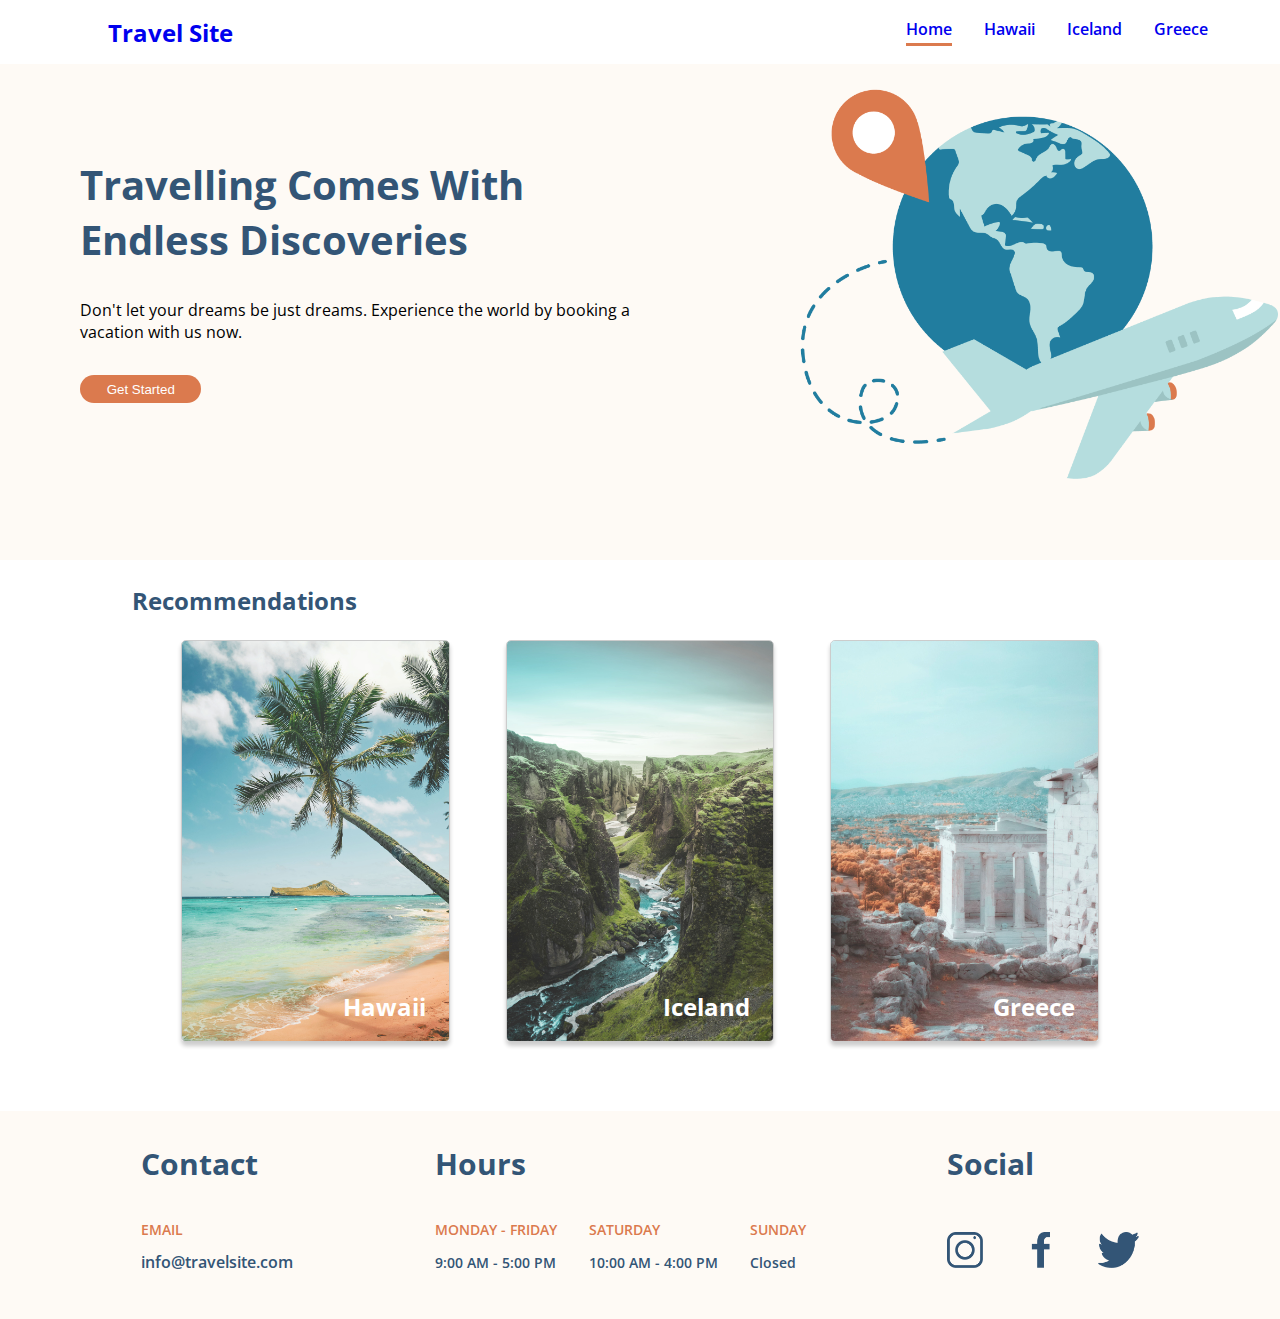
<file: index.html>
<!DOCTYPE html>
<html lang="en">
<head>
    <meta charset="UTF-8">
    <meta name="viewport" content="width=device-width, initial-scale=1.0">
    <title>Home</title>
    <link href="https://fonts.googleapis.com/css2?family=Open+Sans:ital,wght@0,300;0,400;0,600;0,700;1,400&display=swap" rel="stylesheet">
    <link rel="stylesheet" href="./css/global.css">
    <link rel="stylesheet" href="./css/main.css">
</head>
<body>
    <header class="nav">
        <h2 class="nav__title">
            <a class="nav__title-link" href="./index.html">Travel Site</a></h2>
        <li class="nav__list">
            <ul class="nav__list-1">
                <a class="nav__list-home" href="./index.html" >Home</a>
            </ul>
            <ul class="nav__list-2">
                <a class="nav__list-hawaii" href="./pages/hawaii.html" >Hawaii</a>
            </ul>
            <ul class="nav__list-3">
                <a class="nav__list-iceland" href="./pages/iceland.html" >Iceland</a>
            </ul>
            <ul class="nav__list-4">
                <a class="nav__list-greece" href="./pages/greece.html" >Greece</a>
            </ul>
        </li>
    </header>
    <section class="hero">
        <div class="hero-text">
            <h1 class="hero__title">Travelling Comes With Endless Discoveries</h1>
            <p class="hero__description">Don't let your dreams be just dreams. Experience the world by booking a vacation with us now.</p>
            <button type="hero__button">Get Started</button>
        </div>
        <img class="hero__img" src="./assets/images/hero.png">
    </section>
    <section class="destinations">
        <h3 class="destinations__title">Recommendations</h3>
        <div class="destinations-group">
            <a href="./pages/hawaii.html">
                <article class="destinations__card">
                    <img class="destinations__card-img" src="./assets/images/hawaii.jpg">
                    <h4 class="destinations__card-name">Hawaii</h4>
                </article>
            </a>
            <a href="./pages/iceland.html">
                <article class="destinations__card">
                    <img class="destinations__card-img" src="./assets/images/iceland.jpg">
                    <h4 class="destinations__card-name">Iceland</h4>
                </article>
            </a>
            <a href="./pages/greece.html">
                <article class="destinations__card">
                    <img class="destinations__card-img" src="./assets/images/greece.jpg">
                    <h4 class="destinations__card-name">Greece</h4>
                </article>
            </a>
        </div>
    </article>
    </section>
    <footer class="footer">
        <div class="footer-contact">
            <h5 class="footer-contact__header">Contact</h5>
            <p class="footer-contact__title">EMAIL</p>
            <p class="footer-contact__email">info@travelsite.com</p>
        </div>
        <div class="footer-hours">
            <h5 class="footer-hours__header">Hours</h5>
            <section class="footer-hours-information">
                <div class="footer-hours__weekday">
                    <p class="footer-hours__weekday-title">MONDAY - FRIDAY</p>
                    <p class="footer-hours__weekday-times">9:00 AM - 5:00 PM</p>
                </div>
                <div class="footer-hours__saturday">
                    <p class="footer-hours__saturday-title">SATURDAY</p>
                    <p class="footer-hours__saturday-times">10:00 AM - 4:00 PM</p>
                </div>
                <div class="footer-hours__sunday">
                    <p class="footer-hours__sunday-title">SUNDAY</p>
                    <p class="footer-hours__sunday-times">Closed</p>
                </div>
            </section>
        </div>
        <div class="footer-social">
            <h5 class="footer-social__header">Social</h5>
            <ul class="footer-social__list">
                <li>
                    <img class="footer-social__list-img" src="./assets/images/icon-instagram.png">
                </li>
                <li class="footer-social__list-img">
                    <img class="footer-social__list-img" src="./assets/images/icon-facebook.png"
                </li>
                <li>
                    <img class="footer-social__list-img" src="./assets/images/icon-twitter.png">
                </li>
            </ul>
        </div>
    </footer>
</body>
</html>
</file>
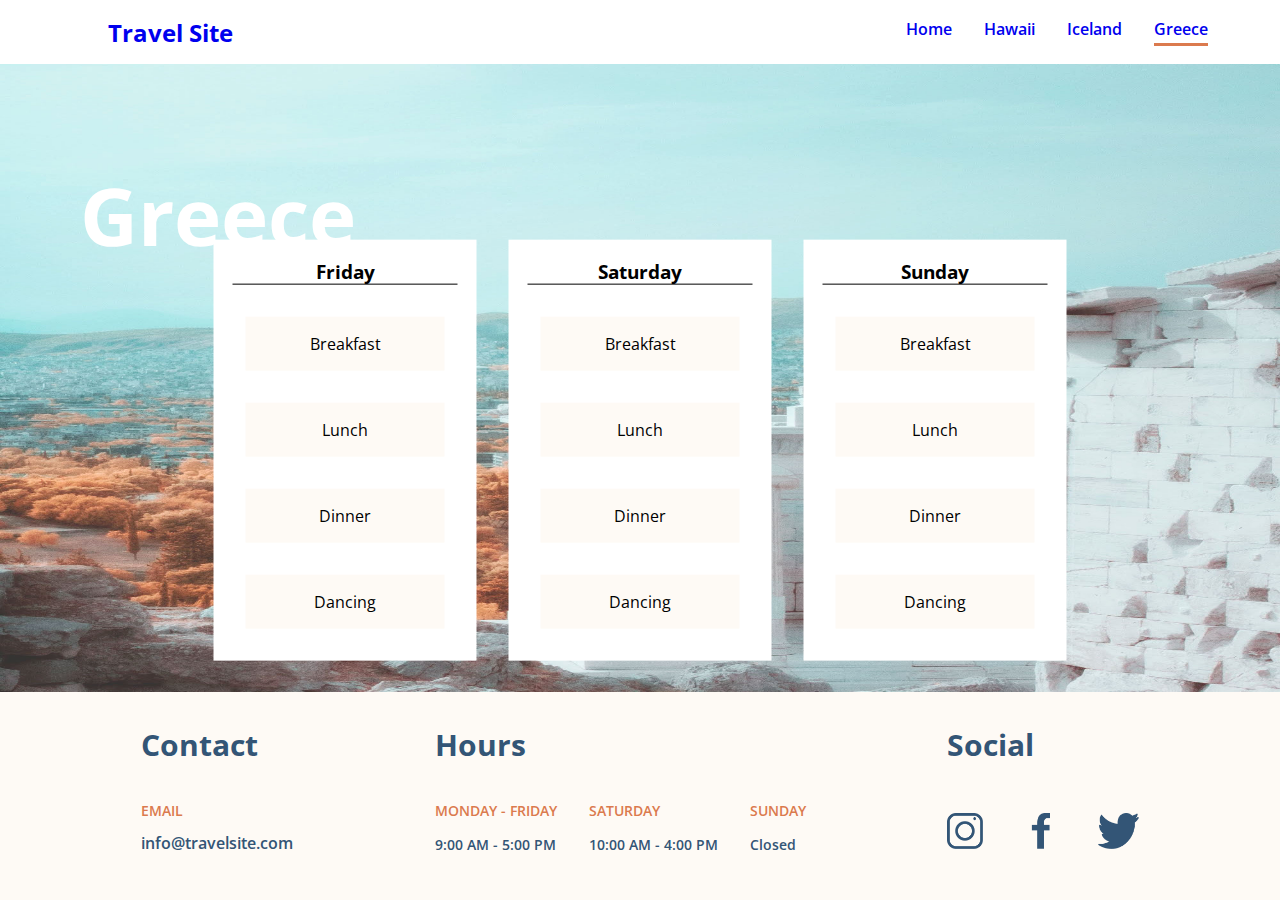
<file: pages/greece.html>
<!DOCTYPE html>
<html lang="en">
<head>
    <meta charset="UTF-8">
    <meta name="viewport" content="width=device-width, initial-scale=1.0">
    <link href="https://fonts.googleapis.com/css2?family=Open+Sans:ital,wght@0,300;0,400;0,600;0,700;1,400&display=swap" rel="stylesheet">
    <link rel="stylesheet" href="../css/global.css">
    <link rel="stylesheet" href="../css/destinations.css">
    <title>Greece</title>
</head>
<body>
    <img class="background" src="../assets/images/greece.jpg">
    <header class="nav">
        <h2 class="nav__title">
            <a class="nav__title-link" href="../index.html">Travel Site</a></h2>
        <li class="nav__list">
            <ul class="nav__list-1">
                <a class="nav__list-home" href="../index.html" >Home</a>
            </ul>
            <ul class="nav__list-2">
                <a class="nav__list-hawaii" href="./hawaii.html" >Hawaii</a>
            </ul>
            <ul class="nav__list-3">
                <a class="nav__list-iceland" href="./iceland.html" >Iceland</a>
            </ul>
            <ul class="nav__list-4-greece">
                <a class="nav__list-greece" href="./greece.html" >Greece</a>
            </ul>
        </li>
    </header>
    <section class="hero">
        <h1 class="hero__title">Greece</h1>
        <section class="hero-group">
            <article class="hero-card">
                <h3 class="hero-card__title">Friday</h3>
                <ul class="hero-card__list">
                    <li class="hero-card__list-item">Breakfast</li>
                    <li class="hero-card__list-item">Lunch</li>
                    <li class="hero-card__list-item">Dinner</li>
                    <li class="hero-card__list-item">Dancing</li>
                </ul>
            </article>
            <article class="hero-card">
                <h3 class="hero-card__title">Saturday</h3>
                <ul class="hero-card__list">
                    <li class="hero-card__list-item">Breakfast</li>
                    <li class="hero-card__list-item">Lunch</li>
                    <li class="hero-card__list-item">Dinner</li>
                    <li class="hero-card__list-item">Dancing</li>
                </ul>
            </article>
            <article class="hero-card">
                <h3 class="hero-card__title">Sunday</h3>
                <ul class="hero-card__list">
                    <li class="hero-card__list-item">Breakfast</li>
                    <li class="hero-card__list-item">Lunch</li>
                    <li class="hero-card__list-item">Dinner</li>
                    <li class="hero-card__list-item">Dancing</li>
                </ul>
            </article>
        </section>
</hero>
    <footer class="footer">
        <div class="footer-contact">
            <h5 class="footer-contact__header">Contact</h5>
            <p class="footer-contact__title">EMAIL</p>
            <p class="footer-contact__email">info@travelsite.com</p>
        </div>
        <div class="footer-hours">
            <h5 class="footer-hours__header">Hours</h5>
            <section class="footer-hours-information">
                <div class="footer-hours__weekday">
                    <p class="footer-hours__weekday-title">MONDAY - FRIDAY</p>
                    <p class="footer-hours__weekday-times">9:00 AM - 5:00 PM</p>
                </div>
                <div class="footer-hours__saturday">
                    <p class="footer-hours__saturday-title">SATURDAY</p>
                    <p class="footer-hours__saturday-times">10:00 AM - 4:00 PM</p>
                </div>
                <div class="footer-hours__sunday">
                    <p class="footer-hours__sunday-title">SUNDAY</p>
                    <p class="footer-hours__sunday-times">Closed</p>
                </div>
            </section>
        </div>
        <div class="footer-social">
            <h5 class="footer-social__header">Social</h5>
            <ul class="footer-social__list">
                <li>
                    <img class="footer-social__list-img" src="../assets/images/icon-instagram.png">
                </li>
                <li class="footer-social__list-img">
                    <img class="footer-social__list-img" src="../assets/images/icon-facebook.png"
                </li>
                <li>
                    <img class="footer-social__list-img" src="../assets/images/icon-twitter.png">
                </li>
            </ul>
        </div>
    </footer>
</body>
</body>
</html>
</file>
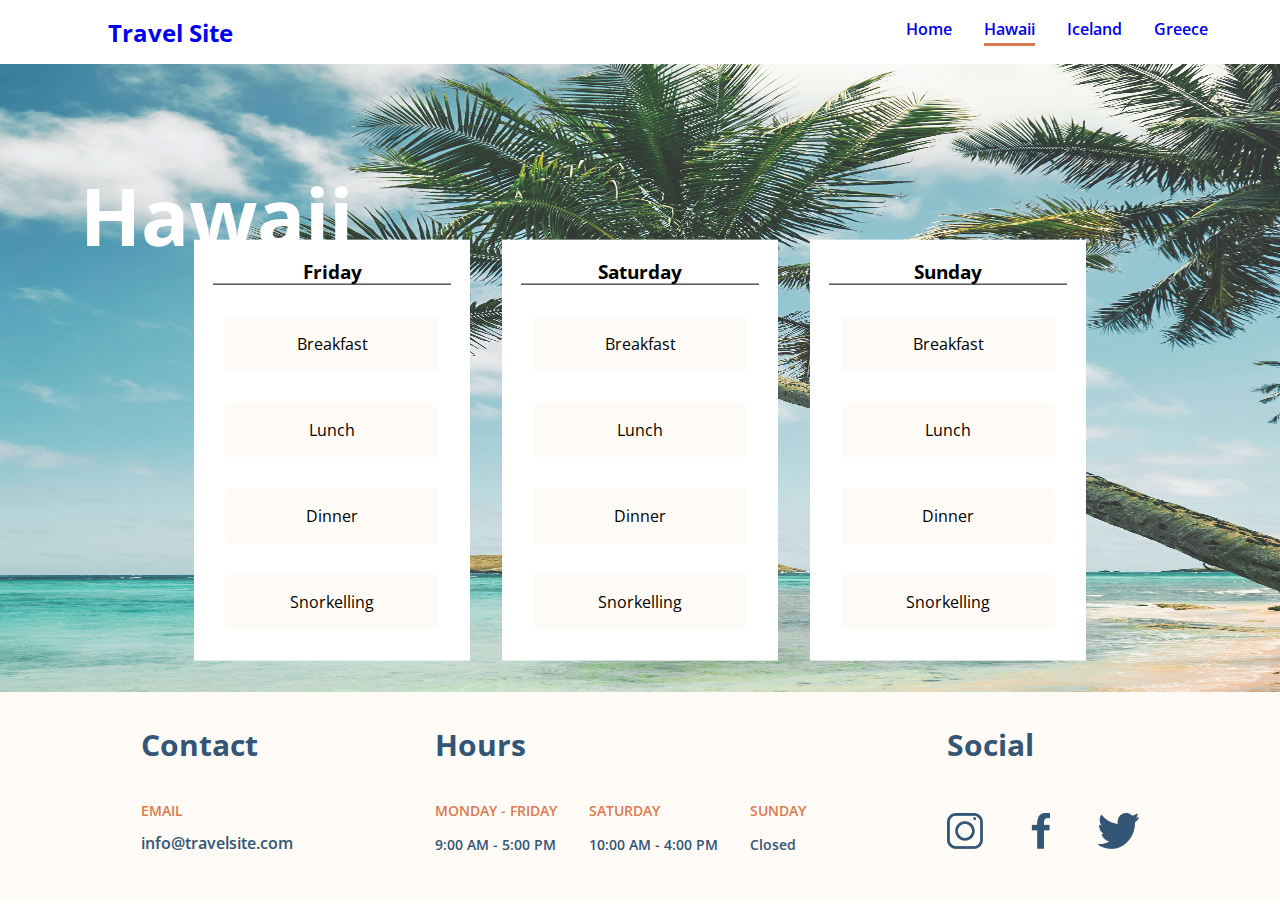
<file: pages/hawaii.html>
<!DOCTYPE html>
<html lang="en">
<head>
    <meta charset="UTF-8">
    <meta name="viewport" content="width=device-width, initial-scale=1.0">
    <link href="https://fonts.googleapis.com/css2?family=Open+Sans:ital,wght@0,300;0,400;0,600;0,700;1,400&display=swap" rel="stylesheet">
    <link rel="stylesheet" href="../css/global.css">
    <link rel="stylesheet" href="../css/destinations.css">
    <title>Hawaii</title>
</head>
<body>
    <img class="background" src="../assets/images/hawaii.jpg">
    <header class="nav">
        <h2 class="nav__title">
            <a class="nav__title-link" href="../index.html">Travel Site</a></h2>
        <li class="nav__list">
            <ul class="nav__list-1">
                <a class="nav__list-home" href="../index.html" >Home</a>
            </ul>
            <ul class="nav__list-2-hawaii">
                <a class="nav__list-hawaii" href="./hawaii.html" >Hawaii</a>
            </ul>
            <ul class="nav__list-3">
                <a class="nav__list-iceland" href="./iceland.html" >Iceland</a>
            </ul>
            <ul class="nav__list-4">
                <a class="nav__list-greece" href="./greece.html" >Greece</a>
            </ul>
        </li>
    </header>
    <section class="hero">
            <h1 class="hero__title">Hawaii</h1>
            <section class="hero-group">
                <article class="hero-card">
                    <h3 class="hero-card__title">Friday</h3>
                    <ul class="hero-card__list">
                        <li class="hero-card__list-item">Breakfast</li>
                        <li class="hero-card__list-item">Lunch</li>
                        <li class="hero-card__list-item">Dinner</li>
                        <li class="hero-card__list-item">Snorkelling</li>
                    </ul>
                </article>
                <article class="hero-card">
                    <h3 class="hero-card__title">Saturday</h3>
                    <ul class="hero-card__list">
                        <li class="hero-card__list-item">Breakfast</li>
                        <li class="hero-card__list-item">Lunch</li>
                        <li class="hero-card__list-item">Dinner</li>
                        <li class="hero-card__list-item">Snorkelling</li>
                    </ul>
                </article>
                <article class="hero-card">
                    <h3 class="hero-card__title">Sunday</h3>
                    <ul class="hero-card__list">
                        <li class="hero-card__list-item">Breakfast</li>
                        <li class="hero-card__list-item">Lunch</li>
                        <li class="hero-card__list-item">Dinner</li>
                        <li class="hero-card__list-item">Snorkelling</li>
                    </ul>
                </article>
            </section>
    </section>
    <footer class="footer">
        <div class="footer-contact">
            <h5 class="footer-contact__header">Contact</h5>
            <p class="footer-contact__title">EMAIL</p>
            <p class="footer-contact__email">info@travelsite.com</p>
        </div>
        <div class="footer-hours">
            <h5 class="footer-hours__header">Hours</h5>
            <section class="footer-hours-information">
                <div class="footer-hours__weekday">
                    <p class="footer-hours__weekday-title">MONDAY - FRIDAY</p>
                    <p class="footer-hours__weekday-times">9:00 AM - 5:00 PM</p>
                </div>
                <div class="footer-hours__saturday">
                    <p class="footer-hours__saturday-title">SATURDAY</p>
                    <p class="footer-hours__saturday-times">10:00 AM - 4:00 PM</p>
                </div>
                <div class="footer-hours__sunday">
                    <p class="footer-hours__sunday-title">SUNDAY</p>
                    <p class="footer-hours__sunday-times">Closed</p>
                </div>
            </section>
        </div>
        <div class="footer-social">
            <h5 class="footer-social__header">Social</h5>
            <ul class="footer-social__list">
                <li>
                    <img class="footer-social__list-img" src="../assets/images/icon-instagram.png">
                </li>
                <li class="footer-social__list-img">
                    <img class="footer-social__list-img" src="../assets/images/icon-facebook.png"
                </li>
                <li>
                    <img class="footer-social__list-img" src="../assets/images/icon-twitter.png">
                </li>
            </ul>
        </div>
    </footer>
</body>
</body>
</html>
</file>
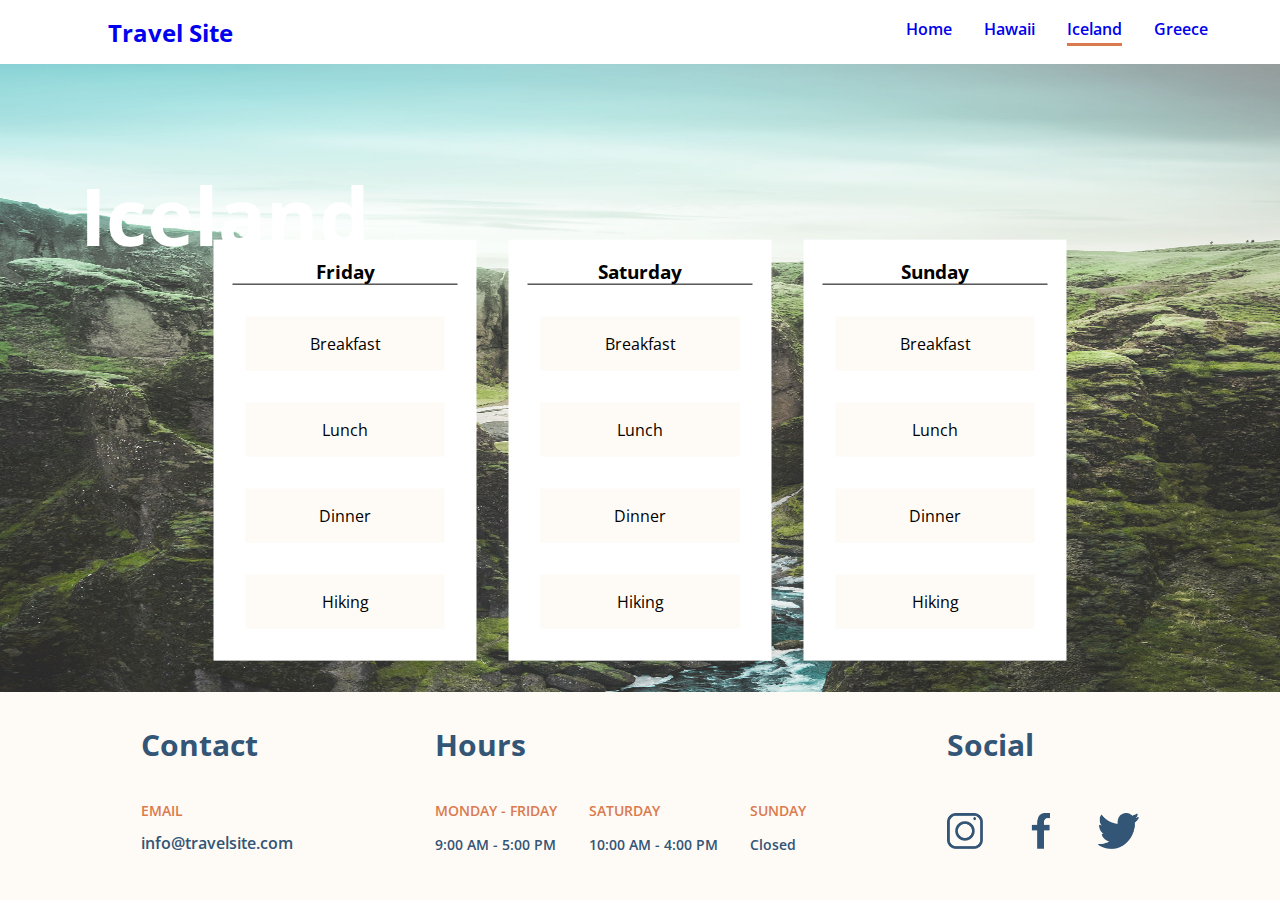
<file: pages/iceland.html>
<!DOCTYPE html>
<html lang="en">
<head>
    <meta charset="UTF-8">
    <meta name="viewport" content="width=device-width, initial-scale=1.0">
    <title>Iceland</title>
    <link href="https://fonts.googleapis.com/css2?family=Open+Sans:ital,wght@0,300;0,400;0,600;0,700;1,400&display=swap" rel="stylesheet">
    <link rel="stylesheet" href="../css/global.css">
    <link rel="stylesheet" href="../css/destinations.css">
    
</head>
<body>
    <img class="background" src="../assets/images/iceland.jpg">
    <header class="nav">
        <h2 class="nav__title">
            <a class="nav__title-link" href="../index.html">Travel Site</a></h2>
        <li class="nav__list">
            <ul class="nav__list-1">
                <a class="nav__list-home" href="../index.html" >Home</a>
            </ul>
            <ul class="nav__list-2">
                <a class="nav__list-hawaii" href="./hawaii.html" >Hawaii</a>
            </ul>
            <ul class="nav__list-3-iceland">
                <a class="nav__list-iceland" href="./iceland.html" >Iceland</a>
            </ul>
            <ul class="nav__list-4">
                <a class="nav__list-greece" href="./greece.html" >Greece</a>
            </ul>
        </li>
    </header>
    <section class="hero">
        <h1 class="hero__title">Iceland</h1>
        <section class="hero-group">
            <article class="hero-card">
                <h3 class="hero-card__title">Friday</h3>
                <ul class="hero-card__list">
                    <li class="hero-card__list-item">Breakfast</li>
                    <li class="hero-card__list-item">Lunch</li>
                    <li class="hero-card__list-item">Dinner</li>
                    <li class="hero-card__list-item">Hiking</li>
                </ul>
            </article>
            <article class="hero-card">
                <h3 class="hero-card__title">Saturday</h3>
                <ul class="hero-card__list">
                    <li class="hero-card__list-item">Breakfast</li>
                    <li class="hero-card__list-item">Lunch</li>
                    <li class="hero-card__list-item">Dinner</li>
                    <li class="hero-card__list-item">Hiking</li>
                </ul>
            </article>
            <article class="hero-card">
                <h3 class="hero-card__title">Sunday</h3>
                <ul class="hero-card__list">
                    <li class="hero-card__list-item">Breakfast</li>
                    <li class="hero-card__list-item">Lunch</li>
                    <li class="hero-card__list-item">Dinner</li>
                    <li class="hero-card__list-item">Hiking</li>
                </ul>
            </article>
        </section>
</section>
</hero>
    <footer class="footer">
        <div class="footer-contact">
            <h5 class="footer-contact__header">Contact</h5>
            <p class="footer-contact__title">EMAIL</p>
            <p class="footer-contact__email">info@travelsite.com</p>
        </div>
        <div class="footer-hours">
            <h5 class="footer-hours__header">Hours</h5>
            <section class="footer-hours-information">
                <div class="footer-hours__weekday">
                    <p class="footer-hours__weekday-title">MONDAY - FRIDAY</p>
                    <p class="footer-hours__weekday-times">9:00 AM - 5:00 PM</p>
                </div>
                <div class="footer-hours__saturday">
                    <p class="footer-hours__saturday-title">SATURDAY</p>
                    <p class="footer-hours__saturday-times">10:00 AM - 4:00 PM</p>
                </div>
                <div class="footer-hours__sunday">
                    <p class="footer-hours__sunday-title">SUNDAY</p>
                    <p class="footer-hours__sunday-times">Closed</p>
                </div>
            </section>
        </div>
        <div class="footer-social">
            <h5 class="footer-social__header">Social</h5>
            <ul class="footer-social__list">
                <li>
                    <img class="footer-social__list-img" src="../assets/images/icon-instagram.png">
                </li>
                <li class="footer-social__list-img">
                    <img class="footer-social__list-img" src="../assets/images/icon-facebook.png"
                </li>
                <li>
                    <img class="footer-social__list-img" src="../assets/images/icon-twitter.png">
                </li>
            </ul>
        </div>
    </footer>
</body>
</body>
</html>
</file>
<file: css/global.css>
*{
    margin:0;
    padding:0;
}

body {
    font-family: 'Open Sans';
    font-weight: 400;
    position:relative;
    height:100%
}

h5{
    color:#335576;
    font-size:1.9em;
}

.nav{
    position:fixed relative;
    top:0;
    width:100%;
    display:flex;
    background-color:#FFFFFF;
    z-index:2;
    justify-content:space-evenly;
    align-items:center;
    padding:2em 0;
}

.nav__list-1:hover, 
.nav__list-2:hover, 
.nav__list-3:hover, 
.nav__list-4:hover{
    border-bottom: #DB7A4E solid 3px;
}

.nav__title{
    color:#335576;
    font-weight:700;
    position:absolute;
    left:4.5em;
}

.nav__title-link{
    text-decoration-line:none;
}

.nav__list{
    list-style-type:none;
    display:flex;
    gap:2em;
    position:absolute;
    right:4.5em;
}

.nav__list-hawaii, .nav__list-home, .nav__list-iceland, .nav__list-greece{
    text-decoration-line:none;
    font-weight:600;
}

.footer{
    margin-top:0;
    width:100%;
    display:flex;
    justify-content:space-evenly;
    padding:2em 0;
    background-color:#FEFAF5;
}

.footer-contact__title{
    padding:2.5em 0 0.8em;
    color:#DB7A4E;
    font-size:0.9em;
    font-weight:600;
}

.footer-contact__email{
    color:#335576;
    font-size:1em;
    font-weight:600;
}

.footer-hours-information{
    display:flex;
    justify-content:space-evenly;
    gap:2em;
}

.footer-hours__weekday, .footer-hours__saturday,.footer-hours__sunday{
    padding:2.5em 0 1em;
    color:#DB7A4E;
    font-size:0.9em;
    font-weight:600;
}

.footer-hours__weekday-times,.footer-hours__saturday-times,.footer-hours__sunday-times{
    padding:1em 0 0;
    color:#335576;
    font-weight:600;
    font-size:1em;
}

.footer-social__list{
    list-style-type:none;
    display:flex;
    gap:3em;
    padding:3em 0 0;
}

.footer-social__list-img{
    max-height:36px;
    max-width:auto;
}
</file>
<file: css/main.css>
.nav{
    position:fixed;
}

.nav__list-1{
    border-bottom: #DB7A4E solid 3px;
    padding-bottom:0.2em;
}

.hero{
    display:flex;
    justify-content:space-evenly;
    background-color:#FEFAF5;
    align-items:center;
    padding:3em 5em;
    gap:10em;
}

.hero__title{
    font-size:2.5em;
    font-weight:bold;
    color:#335576;
    
}

.hero__description{
    padding: 2em 0em;
    width:35em;
}

button{
    background-color:#DB7A4E;
    color:#FFFFFF;
    border:none;
    padding:0.5em 2em;
    border-radius:15px;
}

.hero__img{
    height:25em;
    padding:2em 0;
}

.destinations{
    padding:2em 0 4em;
    position:relative;
}

.destinations__title{
    font-size:1.5em;
    color:#335576;
    position:absolute;
    top:1em;
    left:5.5em;
}

.destinations-group{
    display:flex;
    gap:3.5em;
    justify-content:center;
    padding-top:3em;
}

.destinations__card-name{
    text-align:end;
    position:absolute;
    bottom:0;
    right:0;
    padding:0em 1em 1em 0em;
    font-size:1.5em;
    color:#FFFFFF;
}

.destinations__card{
    position:relative;
}

.destinations__card-img{
    border-radius:5px;
    border:rgba(0,0,0,0.2) solid 1px;
    height:25em;
    box-shadow:0px 4px 4px rgba(0,0,0,0.2);
}
</file>
<file: css/destinations.css>
html{
    height:100%;
    width:100%;
}

body{
    position:relative;
    height:100%;
}

.background{
    width:100%;
    height:100%;
}

.nav{
    position:fixed;
}

.nav__list-2-hawaii,
.nav__list-3-iceland,
.nav__list-4-greece{
    border-bottom: #DB7A4E solid 3px;
    padding-bottom:0.2em;
}


.hero__title{
    position:absolute;
    top:2em;
    left:1em;
    color:#FFFFFF;
    font-size:5em;
}

.hero-group{
    position:absolute;
    top:50%;
    left:50%;
    transform:translate(-50%,-50%);
    display:flex;
    gap:2em;
    text-align:center;
}

.hero-card{
    background-color:#FFFFFF;
}

.hero-card__title{
    margin:1em 1em 0;
    border-bottom:1px solid black;
}

.hero-card__list{
    list-style-type:none;
}

.hero-card__list-item{
    margin:2em;
    padding:1em 4em;
    background-color:#FEFAF5;
}

.footer{
    position:absolute;
    bottom:0;
}
</file>
